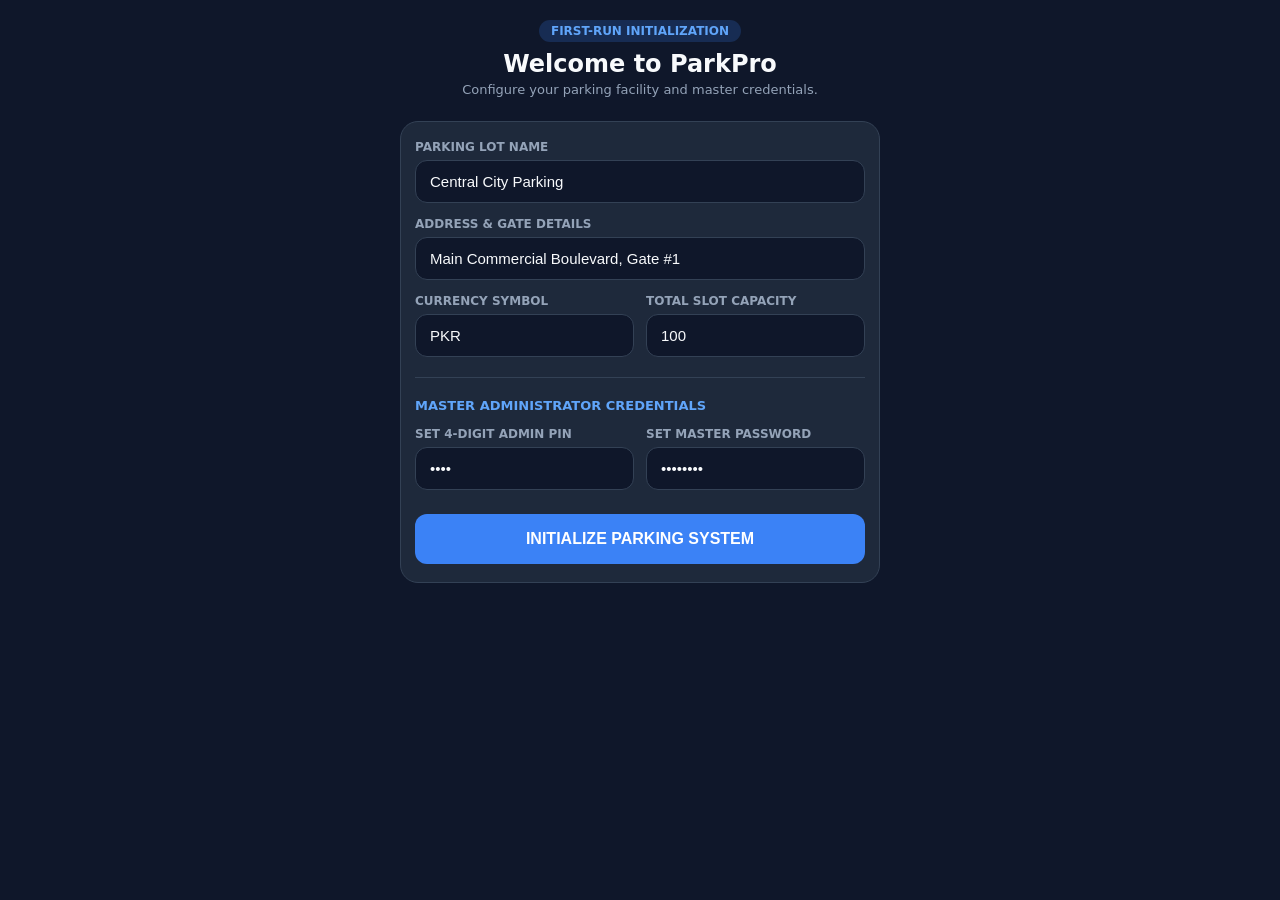
<file: app/index.html>
<!DOCTYPE html>
<html lang="en">
<head>
  <meta charset="UTF-8">
  <meta name="viewport" content="width=device-width, initial-scale=1.0, maximum-scale=1.0, user-scalable=no, viewport-fit=cover">
  <meta name="theme-color" content="#1e293b">
  <meta name="description" content="ParkPro: Offline-First Mobile Parking Management System">
  <link rel="manifest" href="manifest.json">
  <link rel="stylesheet" href="css/app.css">
  <title>ParkPro - Parking Management</title>
</head>
<body>

  <!-- Top App Header -->
  <header class="app-header">
    <div class="brand-wrapper">
      <div class="brand-logo">P</div>
      <div class="brand-title">ParkPro</div>
    </div>

    <div style="display:flex;align-items:center;gap:8px;">
      <!-- Language Switcher (English / Urdu) -->
      <button type="button" id="btnLangToggle" class="btn-mini-action" onclick="window.parkproI18n.toggleLanguage()" style="font-size:11px;font-weight:700;padding:4px 8px;">اردو</button>

      <!-- Active User Profile Chip -->
      <div id="userProfileChip" class="user-profile-chip" style="display:none;">
        <span id="userNameHeader">Admin</span>
        <span id="userRoleHeader" class="role-tag admin">ADMIN</span>
      </div>

      <!-- Network Status Badge -->
      <div id="networkStatus" class="status-badge">
        <span class="status-dot"></span>
        <span id="networkText">ONLINE</span>
      </div>

      <!-- Quick Lock Button -->
      <button type="button" id="btnLockApp" class="btn-lock" title="Lock App">
        <svg style="width:20px;height:20px;fill:currentColor;" viewBox="0 0 24 24"><path d="M18 8h-1V6c0-2.76-2.24-5-5-5S7 3.24 7 6v2H6c-1.1 0-2 .9-2 2v10c0 1.1.9 2 2 2h12c1.1 0 2-.9 2-2V10c0-1.1-.9-2-2-2zm-6 9c-1.1 0-2-.9-2-2s.9-2 2-2 2 .9 2 2-.9 2-2 2zm3.1-9H8.9V6c0-1.71 1.39-3.1 3.1-3.1 1.71 0 3.1 1.39 3.1 3.1v2z"/></svg>
      </button>
    </div>
  </header>

  <!-- Main Viewport -->
  <main class="main-content">
    
    <!-- VIEW 1: DASHBOARD -->
    <div id="viewDashboard" class="view-section">
      <section class="hero-actions">
        <button type="button" id="btnOpenEntry" class="action-btn btn-entry">
          <svg viewBox="0 0 24 24"><path d="M19 13h-6v6h-2v-6H5v-2h6V5h2v6h6v2z"/></svg>
          <span>SCAN PLATE</span>
        </button>
        <button type="button" id="btnOpenExit" class="action-btn btn-exit">
          <svg viewBox="0 0 24 24"><path d="M3 5v14c0 1.1.89 2 2 2h14c1.1 0 2-.9 2-2V5c0-1.1-.9-2-2-2H5c-1.11 0-2 .9-2 2zm12 4c0 1.66-1.34 3-3 3s-3-1.34-3-3 1.34-3 3-3 3 1.34 3 3zm-9 8c0-2 4-3.1 6-3.1s6 1.1 6 3.1v1H6v-1z"/></svg>
          <span>EXIT SCAN</span>
        </button>
      </section>

      <!-- Operational KPI Summary -->
      <section class="kpi-grid">
        <div class="kpi-card highlight">
          <span class="kpi-title">Currently Parked</span>
          <span id="kpiActiveParked" class="kpi-value">0</span>
        </div>
        <div class="kpi-card" data-allowed-roles="Admin,Manager">
          <span class="kpi-title">Today's Revenue</span>
          <span id="kpiTodayRevenue" class="kpi-value">0 PKR</span>
        </div>
        <div class="kpi-card">
          <span class="kpi-title">Today's Entries</span>
          <span id="kpiTodayEntries" class="kpi-value">0</span>
        </div>
        <div class="kpi-card">
          <span class="kpi-title">Today's Exits</span>
          <span id="kpiTodayExits" class="kpi-value">0</span>
        </div>
      </section>

      <!-- Occupancy Meter -->
      <section class="occupancy-card">
        <div class="occupancy-header">
          <span>Parking Lot Capacity</span>
          <span id="occupancyText">0 / 100 Slots (0%)</span>
        </div>
        <div class="progress-track">
          <div id="occupancyBar" class="progress-bar"></div>
        </div>
      </section>

      <!-- Recent Parked Vehicles List -->
      <div class="section-title">
        <span>Recent Parked Vehicles</span>
        <span style="font-size:12px;color:var(--accent-primary);cursor:pointer;" onclick="switchMainView('vehicles')">View All →</span>
      </div>

      <section id="parkedList" class="session-list">
        <!-- Dynamically populated -->
      </section>
    </div>

    <!-- VIEW 2: VEHICLES REGISTRY -->
    <div id="viewVehicles" class="view-section" style="display:none;">
      <div class="search-bar-wrapper">
        <svg class="search-icon" viewBox="0 0 24 24"><path d="M15.5 14h-.79l-.28-.27C15.41 12.59 16 11.11 16 9.5 16 5.91 13.09 3 9.5 3S3 5.91 3 9.5 5.91 16 9.5 16c1.61 0 3.09-.59 4.23-1.57l.27.28v.79l5 4.99L20.49 19l-4.99-5zm-6 0C7.01 14 5 11.99 5 9.5S7.01 5 9.5 5 14 7.01 14 9.5 11.99 14 9.5 14z"/></svg>
        <input type="text" id="registrySearchInput" class="search-input" placeholder="Search by Plate (e.g. ABC) or Ticket #...">
      </div>

      <div id="categoryFilterScroll" class="filter-scroll">
        <button type="button" class="filter-pill active" data-type="all">All Categories</button>
      </div>

      <div class="section-title">
        <span id="registryCountText">Parked Vehicles</span>
        <span style="font-size:12px;cursor:pointer;" onclick="renderFullVehiclesRegistry()">🔄 Refresh</span>
      </div>

      <section id="fullVehiclesList" class="session-list">
        <!-- Dynamically populated -->
      </section>
    </div>

    <!-- VIEW 3: REPORTS & SHIFTS (Admin & Manager) -->
    <div id="viewReports" class="view-section" style="display:none;" data-allowed-roles="Admin,Manager">
      <!-- Date Range Filter Selector -->
      <div class="filter-scroll">
        <button type="button" id="rangeBtnToday" class="filter-pill active" onclick="setReportRange('today')">Today</button>
        <button type="button" id="rangeBtnYesterday" class="filter-pill" onclick="setReportRange('yesterday')">Yesterday</button>
        <button type="button" id="rangeBtnWeek" class="filter-pill" onclick="setReportRange('week')">Last 7 Days</button>
        <button type="button" id="rangeBtnAll" class="filter-pill" onclick="setReportRange('all')">All Time</button>
      </div>

      <!-- Financial Metrics Grid -->
      <section class="kpi-grid">
        <div class="kpi-card highlight">
          <span class="kpi-title">Collected Revenue</span>
          <span id="reportTotalRevenue" class="kpi-value">0 PKR</span>
        </div>
        <div class="kpi-card">
          <span class="kpi-title">Vehicles Checked Out</span>
          <span id="reportTotalCompleted" class="kpi-value">0</span>
        </div>
        <div class="kpi-card">
          <span class="kpi-title">Avg Park Duration</span>
          <span id="reportAvgDuration" class="kpi-value">0 mins</span>
        </div>
      </section>

      <!-- Operator Shift Status & Cash Reconciliation -->
      <div class="section-title">
        <span>Operator Shift & Drawer</span>
      </div>
      <div id="shiftStatusBox"></div>

      <!-- Revenue By Vehicle Type Breakdown -->
      <div class="section-title">
        <span>Revenue by Vehicle Category</span>
      </div>
      <div id="reportTypeTable"></div>

      <!-- Export & Data Tools -->
      <div class="section-title">
        <span>Data Export & Portability</span>
      </div>
      <div style="display:grid;grid-template-columns:1fr 1fr;gap:8px;">
        <button type="button" class="submit-btn" style="background:#0284c7;font-size:13px;padding:12px;" onclick="window.parkproReports.exportToCsv()">📥 EXPORT CSV</button>
        <button type="button" class="submit-btn" style="background:#059669;font-size:13px;padding:12px;" onclick="window.parkproReports.exportToExcel()">📊 EXPORT EXCEL</button>
      </div>
      <div style="display:grid;grid-template-columns:1fr 1fr;gap:8px;margin-top:6px;">
        <button type="button" class="submit-btn" style="background:var(--bg-card);font-size:13px;padding:12px;" onclick="window.parkproReports.exportDatabaseBackup()">💾 BACKUP DB</button>
        <label class="submit-btn" style="background:var(--bg-card);font-size:13px;padding:12px;text-align:center;cursor:pointer;">
          📂 RESTORE DB
          <input type="file" accept=".json" style="display:none;" onchange="window.parkproReports.importDatabaseBackup(this.files[0])">
        </label>
      </div>

      <!-- System Audit Trail -->
      <div class="section-title" style="margin-top:10px;">
        <span>Recent Audit Logs</span>
      </div>
      <div id="auditLogsList" style="max-height:180px;overflow-y:auto;"></div>
    </div>

  </main>

  <!-- Bottom Navigation Bar (Role-Gated) -->
  <nav class="bottom-nav">
    <button type="button" id="btnNavDashboard" class="nav-item active" onclick="switchMainView('dashboard')">
      <svg viewBox="0 0 24 24"><path d="M3 13h8V3H3v10zm0 8h8v-6H3v6zm10 0h8V11h-8v10zm0-18v6h8V3h-8z"/></svg>
      <span>Dashboard</span>
    </button>
    <button type="button" id="btnNavVehicles" class="nav-item" onclick="switchMainView('vehicles')">
      <svg viewBox="0 0 24 24"><path d="M18.92 6.01C18.72 5.42 18.16 5 17.5 5h-11c-.66 0-1.21.42-1.42 1.01L3 12v8c0 .55.45 1 1 1h1c.55 0 1-.45 1-1v-1h12v1c0 .55.45 1 1 1h1c.55 0 1-.45 1-1v-8l-2.08-5.99zM6.5 16c-.83 0-1.5-.67-1.5-1.5S5.67 13 6.5 13s1.5.67 1.5 1.5S7.33 16 6.5 16zm11 0c-.83 0-1.5-.67-1.5-1.5s.67-1.5 1.5-1.5 1.5.67 1.5 1.5-.67 1.5-1.5 1.5zM5 11l1.5-4.5h11L19 11H5z"/></svg>
      <span>Vehicles</span>
    </button>
    <button type="button" id="btnNavReports" class="nav-item" data-allowed-roles="Admin,Manager" onclick="switchMainView('reports')">
      <svg viewBox="0 0 24 24"><path d="M19 3H5c-1.1 0-2 .9-2 2v14c0 1.1.9 2 2 2h14c1.1 0 2-.9 2-2V5c0-1.1-.9-2-2-2zm-5 14H7v-2h7v2zm3-4H7v-2h10v2zm0-4H7V7h10v2z"/></svg>
      <span>Reports</span>
    </button>
    <button type="button" id="btnNavSettings" class="nav-item" data-allowed-roles="Admin">
      <svg viewBox="0 0 24 24"><path d="M19.14 12.94c.04-.3.06-.61.06-.94 0-.32-.02-.64-.07-.94l2.03-1.58c.18-.14.23-.41.12-.61l-1.92-3.32c-.12-.22-.37-.29-.59-.22l-2.39.96c-.5-.38-1.03-.7-1.62-.94l-.36-2.54c-.04-.24-.24-.41-.48-.41h-3.84c-.24 0-.43.17-.47.41l-.36 2.54c-.59.24-1.13.57-1.62.94l-2.39-.96c-.22-.08-.47 0-.59.22L2.74 8.87c-.12.21-.08.47.12.61l2.03 1.58c-.05.3-.09.63-.09.94s.02.64.07.94l-2.03 1.58c-.18.14-.23.41-.12.61l1.92 3.32c.12.22.37.29.59.22l2.39-.96c.5.38 1.03.7 1.62.94l.36 2.54c.05.24.24.41.48.41h3.84c.24 0 .44-.17.47-.41l.36-2.54c.59-.24 1.13-.56 1.62-.94l2.39.96c.22.08.47 0 .59-.22l1.92-3.32c.12-.22.07-.47-.12-.61l-2.01-1.58zM12 15.6c-1.98 0-3.6-1.62-3.6-3.6s1.62-3.6 3.6-3.6 3.6 1.62 3.6 3.6-1.62 3.6-3.6 3.6z"/></svg>
      <span>Settings</span>
    </button>
  </nav>

  <!-- Modal: Vehicle Entry with Live Camera & OCR -->
  <div id="entryModal" class="modal-overlay">
    <div class="modal-sheet">
      <div class="modal-header">
        <span class="modal-title">New Vehicle Entry</span>
        <button type="button" id="btnCloseEntry" class="close-btn">✕</button>
      </div>

      <form id="entryForm">
        <label style="font-size:12px;font-weight:600;color:var(--text-muted);display:block;margin-bottom:8px;">1. SELECT VEHICLE TYPE</label>
        <div id="vehicleTypeGrid" class="type-grid"></div>

        <label style="font-size:12px;font-weight:600;color:var(--text-muted);display:block;margin-bottom:8px;">2. SCAN OR ENTER PLATE</label>
        
        <div class="camera-box" style="position:relative;">
          <video id="cameraVideo" style="width:100%;height:100%;object-fit:cover;display:none;" autoplay playsinline muted></video>
          <canvas id="cameraCanvas" style="display:none;"></canvas>
          
          <div id="cameraReticle" style="display:none;position:absolute;inset:20% 10%;border:2px solid #3b82f6;border-radius:8px;pointer-events:none;box-shadow:0 0 0 9999px rgba(0,0,0,0.4);">
            <div style="position:absolute;top:50%;left:50%;transform:translate(-50%,-50%);font-size:11px;color:#fff;background:rgba(0,0,0,0.6);padding:2px 8px;border-radius:4px;">ALIGN PLATE HERE</div>
          </div>

          <div id="cameraPlaceholder" style="text-align:center;color:var(--text-muted);font-size:13px;">
            <svg style="width:36px;height:36px;fill:#64748b;margin-bottom:6px;" viewBox="0 0 24 24"><path d="M12 15c1.66 0 3-1.34 3-3s-1.34-3-3-3-3 1.34-3 3 1.34 3 3 3zm8-9h-3.17L15 4H9L7.17 6H4c-1.1 0-2 .9-2 2v12c0 1.1.9 2 2 2h16c1.1 0 2-.9 2-2V8c0-1.1-.9-2-2-2zm-8 13c-2.76 0-5-2.24-5-5s2.24-5 5-5 5 2.24 5 5-2.24 5-5 5z"/></svg>
            <div>Tap below to start camera scanner</div>
          </div>
        </div>

        <div style="display:flex;gap:8px;margin-bottom:12px;">
          <button type="button" id="btnToggleCamera" class="submit-btn" style="background:var(--bg-card);font-size:13px;padding:10px;">📷 OPEN CAMERA</button>
          <button type="button" id="btnSnapOcr" class="submit-btn" style="background:#0284c7;font-size:13px;padding:10px;display:none;">⚡ SNAP & READ PLATE</button>
        </div>

        <input type="text" id="entryPlateInput" class="plate-input-field" placeholder="ABC-1234" autocomplete="off" autocapitalize="characters" required>
        <button type="submit" class="submit-btn">PRINT TICKET & SAVE ENTRY</button>
      </form>
    </div>
  </div>

  <!-- Modal: Vehicle Exit & Anti-Tamper QR Verification -->
  <div id="exitModal" class="modal-overlay">
    <div class="modal-sheet">
      <div class="modal-header">
        <span class="modal-title">Vehicle Exit & Settlement</span>
        <button type="button" id="btnCloseExit" class="close-btn">✕</button>
      </div>

      <div style="display:flex;flex-direction:column;gap:12px;">
        <div id="exitCameraBox" class="camera-box" style="height:140px;position:relative;display:none;">
          <video id="exitQrVideo" style="width:100%;height:100%;object-fit:cover;" autoplay playsinline muted></video>
          <div style="position:absolute;inset:15%;border:2px dashed #10b981;border-radius:6px;pointer-events:none;"></div>
        </div>

        <div style="display:flex;gap:8px;">
          <button type="button" id="btnStartQrScanner" class="submit-btn" style="background:var(--bg-card);font-size:13px;padding:10px;">📷 SCAN TICKET QR</button>
          <button type="button" id="btnLostTicketToggle" class="submit-btn" style="background:#b91c1c;font-size:13px;padding:10px;">LOST TICKET</button>
        </div>

        <div style="display:flex;gap:8px;">
          <input type="text" id="exitTicketInput" class="plate-input-field" style="margin-bottom:0;font-size:18px;text-align:left;padding:10px 14px;" placeholder="Ticket # or Plate">
          <button type="button" id="btnSearchExit" class="submit-btn" style="width:auto;padding:0 20px;">CHECKOUT</button>
        </div>

        <div id="exitTamperAlert" class="badge-tampered" style="display:none;"></div>
        <div id="exitDetailsBox" style="display:none;"></div>
        
        <button type="button" id="btnConfirmExit" class="submit-btn" style="display:none;background:var(--accent-success);">COLLECT PAYMENT & OPEN GATE</button>
      </div>
    </div>
  </div>

  <!-- Modal: Admin Settings, Rates & Receipt Simulator -->
  <div id="settingsModal" class="modal-overlay">
    <div class="modal-sheet" style="max-width:550px;">
      <div class="modal-header">
        <span class="modal-title">System Settings & Rates</span>
        <button type="button" id="btnCloseSettings" class="close-btn">✕</button>
      </div>

      <!-- Settings Tabs -->
      <div class="settings-tab-bar">
        <button type="button" id="tabBtnProfile" class="settings-tab-btn active" onclick="switchSettingsTab('profile')">Facility Profile</button>
        <button type="button" id="tabBtnRates" class="settings-tab-btn" onclick="switchSettingsTab('rates')">Vehicle Rates</button>
        <button type="button" id="tabBtnReceipt" class="settings-tab-btn" onclick="switchSettingsTab('receipt')">Live Receipt</button>
        <button type="button" id="tabBtnPrinter" class="settings-tab-btn" onclick="switchSettingsTab('printer')">Printer</button>
      </div>

      <!-- Tab Content: Profile & Hardware -->
      <div id="tabContentProfile" class="settings-tab-content">
        <form id="settingsForm" style="display:flex;flex-direction:column;gap:12px;">
          <div class="form-group">
            <label class="form-label">Parking Facility Name</label>
            <input type="text" id="settingLotName" class="form-input" required>
          </div>
          <div class="form-group">
            <label class="form-label">Address & Gate Description</label>
            <input type="text" id="settingLotAddress" class="form-input" required>
          </div>
          <div class="form-grid-2">
            <div class="form-group">
              <label class="form-label">Contact Phone</label>
              <input type="text" id="settingLotPhone" class="form-input" required>
            </div>
            <div class="form-group">
              <label class="form-label">Currency Symbol</label>
              <input type="text" id="settingCurrency" class="form-input" required>
            </div>
          </div>
          <div class="form-grid-2">
            <div class="form-group">
              <label class="form-label">Total Slot Capacity</label>
              <input type="number" id="settingCapacity" class="form-input" required>
            </div>
            <div class="form-group">
              <label class="form-label">Thermal Paper Width</label>
              <select id="settingPrinterWidth" class="form-input" style="background:var(--bg-primary);">
                <option value="58">58 mm (Compact)</option>
                <option value="80">80 mm (Standard)</option>
              </select>
            </div>
          </div>
          <div class="form-group">
            <label class="form-label">Receipt Footer Note</label>
            <input type="text" id="settingReceiptFooter" class="form-input" required>
          </div>
          <div class="form-group">
            <label class="form-label">Central Server Sync API URL (Optional)</label>
            <input type="url" id="settingServerUrl" class="form-input" placeholder="e.g. http://192.168.1.100/server-php/api">
            <span style="font-size:11px;color:var(--text-muted);display:block;margin-top:4px;">Leave blank for standalone offline mode. Set to sync with remote PHP server.</span>
          </div>
          <button type="submit" class="submit-btn" style="margin-top:8px;">SAVE ALL SETTINGS</button>
        </form>
      </div>

      <!-- Tab Content: Rates Schedule -->
      <div id="tabContentRates" class="settings-tab-content" style="display:none;">
        <div style="font-size:12px;color:var(--text-muted);margin-bottom:12px;">Active per-vehicle tariff schedules:</div>
        <div id="ratesTableContainer"></div>
      </div>

      <!-- Tab Content: Live Receipt Preview -->
      <div id="tabContentReceipt" class="settings-tab-content" style="display:none;">
        <div style="display:flex;justify-content:space-between;align-items:center;margin-bottom:12px;">
          <span style="font-size:12px;color:var(--text-muted);">Real-time ESC/POS formatting:</span>
          <div style="display:flex;gap:6px;">
            <button type="button" class="settings-tab-btn" onclick="toggleReceiptWidth('58')">58mm</button>
            <button type="button" class="settings-tab-btn" onclick="toggleReceiptWidth('80')">80mm</button>
          </div>
        </div>
        <div id="receiptPreviewContent"></div>
      </div>

      <!-- Tab Content: Bluetooth Thermal Printer -->
      <div id="tabContentPrinter" class="settings-tab-content" style="display:none;">
        <div style="display:flex;flex-direction:column;gap:12px;">
          <div style="font-size:13px;color:var(--text-muted);">Configure 58mm / 80mm Bluetooth ESC/POS receipt printer:</div>

          <div class="form-group">
            <label class="form-label">Active Thermal Printer</label>
            <select id="pairedPrintersSelect" class="form-input" style="background:var(--bg-primary);">
              <option value="">-- No Printer Selected --</option>
            </select>
          </div>

          <div class="form-grid-2">
            <button type="button" id="btnRefreshPrinters" class="submit-btn" style="background:#0284c7;font-size:13px;padding:10px;">🔄 SCAN PAIRED</button>
            <button type="button" id="btnOpenBtSettings" class="submit-btn" style="background:#475569;font-size:13px;padding:10px;">⚙️ BT SETTINGS</button>
          </div>

          <button type="button" id="btnTestPrint" class="submit-btn" style="background:var(--accent-success);font-size:14px;padding:12px;">🖨️ SEND TEST PRINT TICKET</button>

          <div id="printerStatusLog" style="font-size:12px;font-family:monospace;padding:10px;background:var(--bg-primary);border-radius:var(--radius-md);border:1px solid var(--border-color);color:var(--text-muted);">Printer status: Ready</div>
        </div>
      </div>

    </div>
  </div>

  <!-- Fullscreen Modal: PIN Login & User Switcher -->
  <div id="pinLoginModal" class="pin-overlay">
    <div class="pin-brand-title">ParkPro</div>
    <div class="pin-subtitle">Enter 4-Digit Operator PIN to Unlock</div>

    <!-- User Selector Carousel -->
    <div id="pinUserSelector" class="pin-user-grid"></div>

    <!-- 4 PIN Indicator Dots -->
    <div class="pin-dots-wrapper">
      <div class="pin-dot"></div>
      <div class="pin-dot"></div>
      <div class="pin-dot"></div>
      <div class="pin-dot"></div>
    </div>

    <!-- 3x4 Numpad Grid -->
    <div class="numpad-grid">
      <button type="button" class="numpad-btn" onclick="window.auth.appendPinDigit('1')">1</button>
      <button type="button" class="numpad-btn" onclick="window.auth.appendPinDigit('2')">2</button>
      <button type="button" class="numpad-btn" onclick="window.auth.appendPinDigit('3')">3</button>
      <button type="button" class="numpad-btn" onclick="window.auth.appendPinDigit('4')">4</button>
      <button type="button" class="numpad-btn" onclick="window.auth.appendPinDigit('5')">5</button>
      <button type="button" class="numpad-btn" onclick="window.auth.appendPinDigit('6')">6</button>
      <button type="button" class="numpad-btn" onclick="window.auth.appendPinDigit('7')">7</button>
      <button type="button" class="numpad-btn" onclick="window.auth.appendPinDigit('8')">8</button>
      <button type="button" class="numpad-btn" onclick="window.auth.appendPinDigit('9')">9</button>
      <button type="button" class="numpad-btn action-num" onclick="window.auth.clearPin()">CLEAR</button>
      <button type="button" class="numpad-btn" onclick="window.auth.appendPinDigit('0')">0</button>
      <button type="button" class="numpad-btn action-num" onclick="window.auth.deletePinDigit()">⌫</button>
    </div>
  </div>

  <!-- First-Run Setup Wizard Modal -->
  <div id="setupWizardModal" class="wizard-overlay">
    <div class="wizard-container">
      <div class="wizard-header">
        <span class="wizard-badge">FIRST-RUN INITIALIZATION</span>
        <h2 style="font-size:24px;font-weight:800;">Welcome to ParkPro</h2>
        <p style="font-size:13px;color:var(--text-muted);margin-top:4px;">Configure your parking facility and master credentials.</p>
      </div>

      <form id="setupWizardForm" class="wizard-card">
        <div class="form-group">
          <label class="form-label">Parking Lot Name</label>
          <input type="text" id="wizardLotName" class="form-input" value="Central City Parking" required>
        </div>

        <div class="form-group">
          <label class="form-label">Address & Gate Details</label>
          <input type="text" id="wizardLotAddress" class="form-input" value="Main Commercial Boulevard, Gate #1" required>
        </div>

        <div class="form-grid-2">
          <div class="form-group">
            <label class="form-label">Currency Symbol</label>
            <input type="text" id="wizardCurrency" class="form-input" value="PKR" required>
          </div>
          <div class="form-group">
            <label class="form-label">Total Slot Capacity</label>
            <input type="number" id="wizardCapacity" class="form-input" value="100" min="1" required>
          </div>
        </div>

        <hr style="border:none;border-top:1px solid var(--border-color);margin:6px 0;">

        <div style="font-size:13px;font-weight:700;color:#60a5fa;">MASTER ADMINISTRATOR CREDENTIALS</div>

        <div class="form-grid-2">
          <div class="form-group">
            <label class="form-label">Set 4-Digit Admin PIN</label>
            <input type="password" id="wizardAdminPin" class="form-input" maxlength="4" pattern="[0-9]{4}" value="1234" required>
          </div>
          <div class="form-group">
            <label class="form-label">Set Master Password</label>
            <input type="password" id="wizardAdminPassword" class="form-input" value="admin123" required>
          </div>
        </div>

        <button type="submit" class="submit-btn" style="margin-top:10px;">INITIALIZE PARKING SYSTEM</button>
      </form>
    </div>
  </div>

  <!-- Scripts -->
  <script src="js/db.js"></script>
  <script src="js/auth.js"></script>
  <script src="js/fee-engine.js"></script>
  <script src="js/settings.js"></script>
  <script src="js/camera-ocr.js"></script>
  <script src="js/printer.js"></script>
  <script src="js/qr-verifier.js"></script>
  <script src="js/reports.js"></script>
  <script src="js/sync.js"></script>
  <script src="js/i18n.js"></script>
  <script src="js/app.js"></script>
</body>
</html>
</file>
<file: app/css/app.css>
html, body {
  overflow-x: hidden;
  width: 100%;
  max-width: 100vw;
  box-sizing: border-box;
}
:root {
  --bg-primary: #0f172a;
  --bg-surface: #1e293b;
  --bg-card: #334155;
  --bg-card-hover: #475569;
  --text-main: #f8fafc;
  --text-muted: #94a3b8;
  --accent-primary: #3b82f6;
  --accent-success: #10b981;
  --accent-warning: #f59e0b;
  --accent-danger: #ef4444;
  --border-color: #334155;
  --radius-sm: 8px;
  --radius-md: 12px;
  --radius-lg: 18px;
  --shadow-sm: 0 1px 3px rgba(0, 0, 0, 0.3);
  --shadow-md: 0 4px 6px -1px rgba(0, 0, 0, 0.4);
  --shadow-lg: 0 10px 15px -3px rgba(0, 0, 0, 0.5);
  --font-sans: system-ui, -apple-system, BlinkMacSystemFont, 'Segoe UI', Roboto, sans-serif;
  --safe-bottom: env(safe-area-inset-bottom, 16px);
}

* {
  box-sizing: border-box;
  margin: 0;
  padding: 0;
  -webkit-tap-highlight-color: transparent;
}

body {
  font-family: var(--font-sans);
  background-color: var(--bg-primary);
  color: var(--text-main);
  min-height: 100vh;
  display: flex;
  flex-direction: column;
  overflow-x: hidden;
  user-select: none;
  -webkit-user-select: none;
}

/* Header & Top Bar */
.app-header {
  background: var(--bg-surface);
  border-bottom: 1px solid var(--border-color);
  padding: 12px 16px;
  display: flex;
  justify-content: space-between;
  align-items: center;
  position: sticky;
  top: 0;
  z-index: 50;
}

.brand-wrapper {
  display: flex;
  align-items: center;
  gap: 10px;
}

.brand-logo {
  width: 34px;
  height: 34px;
  border-radius: var(--radius-sm);
  background: linear-gradient(135deg, var(--accent-primary), var(--accent-success));
  display: flex;
  align-items: center;
  justify-content: center;
  font-weight: 800;
  font-size: 18px;
  color: #fff;
}

.brand-title {
  font-size: 18px;
  font-weight: 700;
  letter-spacing: -0.5px;
}

.status-badge {
  display: inline-flex;
  align-items: center;
  gap: 6px;
  padding: 4px 10px;
  border-radius: 9999px;
  font-size: 12px;
  font-weight: 600;
  background: rgba(16, 185, 129, 0.15);
  color: var(--accent-success);
}

.status-badge.offline {
  background: rgba(245, 158, 11, 0.15);
  color: var(--accent-warning);
}

.status-dot {
  width: 8px;
  height: 8px;
  border-radius: 50%;
  background: currentColor;
}

/* Main Container */
.main-content {
  flex: 1;
  padding: 16px;
  max-width: 600px;
  margin: 0 auto;
  width: 100%;
  display: flex;
  flex-direction: column;
  gap: 16px;
  padding-bottom: calc(80px + var(--safe-bottom));
}

/* Quick Action Buttons */
.hero-actions {
  display: grid;
  grid-template-columns: 1fr 1fr;
  gap: 12px;
}

.action-btn {
  appearance: none;
  border: none;
  border-radius: var(--radius-md);
  padding: 16px;
  font-size: 16px;
  font-weight: 700;
  display: flex;
  flex-direction: column;
  align-items: center;
  justify-content: center;
  gap: 8px;
  cursor: pointer;
  transition: transform 0.1s ease, filter 0.15s ease;
  touch-action: manipulation;
  min-height: 88px;
  box-shadow: var(--shadow-md);
}

.action-btn:active {
  transform: scale(0.97);
}

.action-btn.btn-entry {
  background: linear-gradient(135deg, #2563eb, #1d4ed8);
  color: #fff;
}

.action-btn.btn-exit {
  background: linear-gradient(135deg, #059669, #047857);
  color: #fff;
}

.action-btn svg {
  width: 28px;
  height: 28px;
  fill: currentColor;
}

/* KPI Summary Cards Grid */
.kpi-grid {
  display: grid;
  grid-template-columns: repeat(2, 1fr);
  gap: 12px;
}

.kpi-card {
  background: var(--bg-surface);
  border: 1px solid var(--border-color);
  border-radius: var(--radius-md);
  padding: 14px;
  display: flex;
  flex-direction: column;
  gap: 4px;
}

.kpi-title {
  font-size: 12px;
  font-weight: 600;
  color: var(--text-muted);
  text-transform: uppercase;
  letter-spacing: 0.5px;
}

.kpi-value {
  font-size: 24px;
  font-weight: 800;
  color: var(--text-main);
}

.kpi-card.highlight {
  border-color: rgba(59, 130, 246, 0.4);
}

/* Occupancy Meter */
.occupancy-card {
  background: var(--bg-surface);
  border: 1px solid var(--border-color);
  border-radius: var(--radius-md);
  padding: 14px;
  display: flex;
  flex-direction: column;
  gap: 8px;
}

.occupancy-header {
  display: flex;
  justify-content: space-between;
  font-size: 13px;
  font-weight: 600;
}

.progress-track {
  width: 100%;
  height: 10px;
  background: var(--bg-card);
  border-radius: 9999px;
  overflow: hidden;
}

.progress-bar {
  height: 100%;
  width: 0%;
  background: linear-gradient(90deg, var(--accent-success), var(--accent-primary));
  border-radius: 9999px;
  transition: width 0.4s ease;
}

/* Recent Activity & Parked Vehicles */
.section-title {
  font-size: 15px;
  font-weight: 700;
  color: var(--text-muted);
  display: flex;
  justify-content: space-between;
  align-items: center;
}

.session-list {
  display: flex;
  flex-direction: column;
  gap: 8px;
}

.session-item {
  background: var(--bg-surface);
  border: 1px solid var(--border-color);
  border-radius: var(--radius-md);
  padding: 12px 14px;
  display: flex;
  justify-content: space-between;
  align-items: center;
}

.plate-pill {
  font-size: 16px;
  font-weight: 800;
  letter-spacing: 1px;
  background: #000;
  color: #fbbf24;
  padding: 4px 10px;
  border-radius: var(--radius-sm);
  border: 1px solid #4b5563;
  display: inline-block;
}

.session-meta {
  display: flex;
  flex-direction: column;
  align-items: flex-end;
  gap: 2px;
}

.session-time {
  font-size: 12px;
  color: var(--text-muted);
}

.session-type {
  font-size: 11px;
  font-weight: 700;
  text-transform: uppercase;
  color: var(--accent-primary);
}

/* Bottom Navigation Bar */
.bottom-nav {
  position: fixed;
  bottom: 0;
  left: 0;
  right: 0;
  background: var(--bg-surface);
  border-top: 1px solid var(--border-color);
  display: flex;
  justify-content: space-around;
  padding: 8px 12px calc(8px + var(--safe-bottom));
  z-index: 40;
}

.nav-item {
  display: flex;
  flex-direction: column;
  align-items: center;
  gap: 4px;
  background: none;
  border: none;
  color: var(--text-muted);
  font-size: 11px;
  font-weight: 600;
  cursor: pointer;
  padding: 6px 12px;
  border-radius: var(--radius-sm);
  transition: color 0.15s ease;
}

.nav-item.active {
  color: var(--accent-primary);
}

.nav-item svg {
  width: 22px;
  height: 22px;
  fill: currentColor;
}

/* Modal Windows */
.modal-overlay {
  position: fixed;
  inset: 0;
  background: rgba(0, 0, 0, 0.75);
  backdrop-filter: blur(4px);
  display: none;
  align-items: flex-end;
  justify-content: center;
  z-index: 100;
}

.modal-overlay.active {
  display: flex;
}

.modal-sheet {
  background: var(--bg-surface);
  width: 100%;
  max-width: 500px;
  border-radius: var(--radius-lg) var(--radius-lg) 0 0;
  padding: 20px 18px calc(24px + var(--safe-bottom));
  box-shadow: var(--shadow-lg);
  max-height: 90vh;
  overflow-y: auto;
  animation: slideUp 0.2s cubic-bezier(0.16, 1, 0.3, 1);
}

@keyframes slideUp {
  from { transform: translateY(100%); }
  to { transform: translateY(0); }
}

.modal-header {
  display: flex;
  justify-content: space-between;
  align-items: center;
  margin-bottom: 16px;
}

.modal-title {
  font-size: 18px;
  font-weight: 800;
}

.close-btn {
  background: var(--bg-card);
  border: none;
  color: var(--text-muted);
  font-size: 16px;
  width: 32px;
  height: 32px;
  border-radius: 50%;
  cursor: pointer;
}

/* Vehicle Types Selector */
.type-grid {
  display: grid;
  grid-template-columns: repeat(3, 1fr);
  gap: 8px;
  margin-bottom: 16px;
}

.type-btn {
  background: var(--bg-card);
  border: 2px solid transparent;
  border-radius: var(--radius-md);
  padding: 12px 6px;
  display: flex;
  flex-direction: column;
  align-items: center;
  gap: 6px;
  cursor: pointer;
  color: var(--text-main);
  font-size: 12px;
  font-weight: 700;
}

.type-btn.selected {
  border-color: var(--accent-primary);
  background: rgba(59, 130, 246, 0.15);
  color: #60a5fa;
}

/* Camera and Plate Input */
.camera-box {
  width: 100%;
  height: 180px;
  background: #000;
  border-radius: var(--radius-md);
  margin-bottom: 14px;
  position: relative;
  overflow: hidden;
  display: flex;
  align-items: center;
  justify-content: center;
  border: 2px dashed #475569;
}

.plate-input-field {
  width: 100%;
  background: #000;
  color: #fbbf24;
  font-family: monospace;
  font-size: 26px;
  font-weight: 800;
  text-align: center;
  letter-spacing: 3px;
  padding: 12px;
  border: 2px solid #334155;
  border-radius: var(--radius-md);
  margin-bottom: 16px;
  text-transform: uppercase;
}

.plate-input-field:focus {
  border-color: var(--accent-primary);
  outline: none;
}

.submit-btn {
  width: 100%;
  padding: 16px;
  border: none;
  border-radius: var(--radius-md);
  background: var(--accent-primary);
  color: #fff;
  font-size: 16px;
  font-weight: 700;
  cursor: pointer;
}

/* --- Phase 2: Auth, RBAC & Wizard Styles --- */

.user-profile-chip {
  display: inline-flex;
  align-items: center;
  gap: 8px;
  background: var(--bg-card);
  padding: 4px 10px;
  border-radius: 9999px;
  font-size: 13px;
  font-weight: 600;
  border: 1px solid var(--border-color);
}

.role-tag {
  font-size: 10px;
  padding: 2px 6px;
  border-radius: 4px;
  font-weight: 800;
  text-transform: uppercase;
}

.role-tag.admin {
  background: #7c3aed;
  color: #fff;
}

.role-tag.manager {
  background: #0284c7;
  color: #fff;
}

.role-tag.operator {
  background: #059669;
  color: #fff;
}

.btn-lock {
  background: transparent;
  border: none;
  color: var(--text-muted);
  cursor: pointer;
  display: flex;
  align-items: center;
  padding: 4px;
  border-radius: var(--radius-sm);
}

.btn-lock:active {
  color: var(--text-main);
}

/* Fullscreen PIN Modal */
.pin-overlay {
  position: fixed;
  inset: 0;
  background: var(--bg-primary);
  z-index: 200;
  display: none;
  flex-direction: column;
  justify-content: center;
  align-items: center;
  padding: 24px 16px;
}

.pin-overlay.active {
  display: flex;
}

.pin-brand-title {
  font-size: 26px;
  font-weight: 800;
  margin-bottom: 4px;
  letter-spacing: -0.5px;
}

.pin-subtitle {
  font-size: 13px;
  color: var(--text-muted);
  margin-bottom: 24px;
}

/* User Selection Carousel/Grid */
.pin-user-grid {
  display: flex;
  gap: 10px;
  margin-bottom: 24px;
  max-width: 360px;
  width: 100%;
  overflow-x: auto;
  padding: 4px 0;
}

.pin-user-btn {
  background: var(--bg-surface);
  border: 2px solid transparent;
  border-radius: var(--radius-md);
  padding: 10px 14px;
  display: flex;
  flex-direction: column;
  align-items: center;
  gap: 6px;
  cursor: pointer;
  color: var(--text-main);
  min-width: 90px;
  flex-shrink: 0;
}

.pin-user-btn.selected {
  border-color: var(--accent-primary);
  background: rgba(59, 130, 246, 0.15);
}

.user-avatar {
  width: 36px;
  height: 36px;
  border-radius: 50%;
  background: var(--bg-card);
  display: flex;
  align-items: center;
  justify-content: center;
  font-weight: 800;
  color: #fff;
}

.user-name {
  font-size: 13px;
  font-weight: 700;
}

.user-role-badge {
  font-size: 10px;
  color: var(--text-muted);
  text-transform: uppercase;
}

/* Masked PIN Indicator Dots */
.pin-dots-wrapper {
  display: flex;
  gap: 16px;
  margin-bottom: 32px;
}

.pin-dot {
  width: 18px;
  height: 18px;
  border-radius: 50%;
  border: 2px solid var(--border-color);
  background: transparent;
  transition: all 0.15s ease;
}

.pin-dot.filled {
  background: var(--accent-primary);
  border-color: var(--accent-primary);
  transform: scale(1.15);
  box-shadow: 0 0 10px rgba(59, 130, 246, 0.5);
}

/* 3x4 Numpad Grid */
.numpad-grid {
  display: grid;
  grid-template-columns: repeat(3, 1fr);
  gap: 14px;
  max-width: 280px;
  width: 100%;
}

.numpad-btn {
  width: 76px;
  height: 76px;
  border-radius: 50%;
  background: var(--bg-surface);
  border: 1px solid var(--border-color);
  color: var(--text-main);
  font-size: 28px;
  font-weight: 700;
  display: flex;
  align-items: center;
  justify-content: center;
  cursor: pointer;
  touch-action: manipulation;
  transition: transform 0.08s ease, background-color 0.1s ease;
  margin: 0 auto;
}

.numpad-btn:active {
  transform: scale(0.92);
  background: var(--bg-card);
}

.numpad-btn.action-num {
  font-size: 14px;
  font-weight: 600;
  color: var(--text-muted);
}

/* Responsive Form Grid */
.form-grid-2 {
  display: grid;
  grid-template-columns: 1fr 1fr;
  gap: 12px;
  width: 100%;
  box-sizing: border-box;
}

@media (max-width: 480px) {
  .form-grid-2 {
    grid-template-columns: 1fr !important;
    gap: 10px;
  }
}

/* First-Run Setup Wizard */
.wizard-overlay {
  position: fixed;
  inset: 0;
  background: var(--bg-primary);
  z-index: 300;
  display: none;
  padding: 20px 14px;
  overflow-y: auto;
  overflow-x: hidden;
  width: 100vw;
  box-sizing: border-box;
}

.wizard-overlay.active {
  display: block;
}

.wizard-container {
  max-width: 480px;
  width: 100%;
  margin: 0 auto;
  display: flex;
  flex-direction: column;
  gap: 16px;
  box-sizing: border-box;
  overflow-x: hidden;
}

.wizard-header {
  text-align: center;
  margin-bottom: 8px;
}

.wizard-badge {
  background: rgba(59, 130, 246, 0.2);
  color: #60a5fa;
  padding: 4px 12px;
  border-radius: 9999px;
  font-size: 12px;
  font-weight: 700;
  display: inline-block;
  margin-bottom: 8px;
}

.wizard-card {
  background: var(--bg-surface);
  border: 1px solid var(--border-color);
  border-radius: var(--radius-lg);
  padding: 18px 14px;
  display: flex;
  flex-direction: column;
  gap: 14px;
  width: 100%;
  box-sizing: border-box;
  overflow-x: hidden;
}

.form-group {
  display: flex;
  flex-direction: column;
  gap: 6px;
  width: 100%;
  min-width: 0;
  box-sizing: border-box;
}

.form-label {
  font-size: 12px;
  font-weight: 700;
  color: var(--text-muted);
  text-transform: uppercase;
}

.form-input {
  background: var(--bg-primary);
  border: 1px solid var(--border-color);
  color: var(--text-main);
  padding: 12px 14px;
  border-radius: var(--radius-md);
  font-size: 15px;
  width: 100%;
  max-width: 100%;
  min-width: 0;
  box-sizing: border-box;
}

.form-input:focus {
  border-color: var(--accent-primary);
  outline: none;
}

/* --- Phase 3: Settings & Thermal Receipt Simulator Styles --- */

.rate-config-card {
  background: var(--bg-card);
  border: 1px solid var(--border-color);
  border-radius: var(--radius-md);
  padding: 12px;
  margin-bottom: 8px;
}

/* Simulated Thermal Paper */
.receipt-paper {
  background: #ffffff;
  color: #000000;
  font-family: 'Courier New', Courier, monospace;
  font-size: 11px;
  line-height: 1.35;
  padding: 16px 14px;
  margin: 0 auto;
  border-radius: 4px;
  box-shadow: 0 4px 12px rgba(0, 0, 0, 0.4);
  transition: width 0.2s ease;
  user-select: text;
  -webkit-user-select: text;
}

.receipt-paper.width-58mm {
  max-width: 270px;
}

.receipt-paper.width-80mm {
  max-width: 360px;
}

.receipt-header-center {
  text-align: center;
  font-size: 11px;
  line-height: 1.4;
}

.receipt-lot-title {
  font-size: 14px;
  font-weight: 900;
  letter-spacing: 0.5px;
}

.receipt-divider {
  text-align: center;
  margin: 6px 0;
  overflow: hidden;
  white-space: nowrap;
  letter-spacing: -1px;
  color: #64748b;
}

.receipt-center {
  text-align: center;
}

.receipt-plate-bold {
  font-size: 24px;
  font-weight: 900;
  letter-spacing: 2px;
  margin: 4px 0;
}

.receipt-row {
  display: flex;
  justify-content: space-between;
  margin: 3px 0;
}

.receipt-qr-box {
  display: flex;
  flex-direction: column;
  align-items: center;
  justify-content: center;
  margin: 8px 0;
}

.receipt-qr-mock {
  width: 90px;
  height: 90px;
  border: 2px solid #000;
  display: flex;
  flex-direction: column;
  align-items: center;
  justify-content: center;
  background: #f8fafc;
}

.receipt-footer-center {
  text-align: center;
  font-size: 10px;
  line-height: 1.3;
}

/* Tabs inside Settings Modal */
.settings-tab-bar {
  display: flex;
  gap: 8px;
  border-bottom: 1px solid var(--border-color);
  padding-bottom: 8px;
  margin-bottom: 16px;
}

.settings-tab-btn {
  background: transparent;
  border: none;
  color: var(--text-muted);
  font-size: 13px;
  font-weight: 700;
  padding: 6px 12px;
  border-radius: var(--radius-sm);
  cursor: pointer;
}

.settings-tab-btn.active {
  background: var(--bg-card);
  color: var(--accent-primary);
}

/* --- Phase 6 & 7: QR Scanner, Advanced Dashboard & Vehicles View Styles --- */

.view-section {
  display: flex;
  flex-direction: column;
  gap: 16px;
}

.search-bar-wrapper {
  position: relative;
  width: 100%;
}

.search-input {
  width: 100%;
  background: var(--bg-surface);
  border: 1px solid var(--border-color);
  color: var(--text-main);
  padding: 12px 14px 12px 40px;
  border-radius: var(--radius-md);
  font-size: 14px;
}

.search-input:focus {
  border-color: var(--accent-primary);
  outline: none;
}

.search-icon {
  position: absolute;
  left: 14px;
  top: 50%;
  transform: translateY(-50%);
  width: 18px;
  height: 18px;
  fill: var(--text-muted);
}

.filter-scroll {
  display: flex;
  gap: 8px;
  overflow-x: auto;
  padding-bottom: 4px;
}

.filter-pill {
  background: var(--bg-surface);
  border: 1px solid var(--border-color);
  border-radius: 9999px;
  padding: 6px 14px;
  font-size: 12px;
  font-weight: 700;
  color: var(--text-muted);
  cursor: pointer;
  white-space: nowrap;
  display: flex;
  align-items: center;
  gap: 6px;
}

.filter-pill.active {
  background: var(--accent-primary);
  border-color: var(--accent-primary);
  color: #fff;
}

.session-actions {
  display: flex;
  gap: 6px;
  margin-top: 8px;
}

.btn-mini-action {
  background: var(--bg-card);
  border: 1px solid var(--border-color);
  color: var(--text-main);
  padding: 4px 10px;
  border-radius: var(--radius-sm);
  font-size: 11px;
  font-weight: 700;
  cursor: pointer;
}

.btn-mini-action.accent {
  background: rgba(16, 185, 129, 0.2);
  border-color: rgba(16, 185, 129, 0.5);
  color: #34d399;
}

.badge-tampered {
  background: rgba(239, 68, 68, 0.2);
  color: #f87171;
  border: 1px solid #ef4444;
  padding: 8px 12px;
  border-radius: var(--radius-md);
  font-size: 13px;
  font-weight: 800;
  text-align: center;
  margin-bottom: 10px;
}

.progress-bar.warning {
  background: linear-gradient(90deg, #f59e0b, #d97706);
}

.progress-bar.danger {
  background: linear-gradient(90deg, #ef4444, #b91c1c);
}

/* --- Phase 10: Urdu RTL Mode Styles --- */

.rtl-mode {
  direction: rtl;
  text-align: right;
}

.rtl-mode .brand-wrapper {
  flex-direction: row-reverse;
}

.rtl-mode .session-meta {
  align-items: flex-start;
}

.rtl-mode .search-input {
  padding: 12px 40px 12px 14px;
}

.rtl-mode .search-icon {
  left: auto;
  right: 14px;
}
</file>
